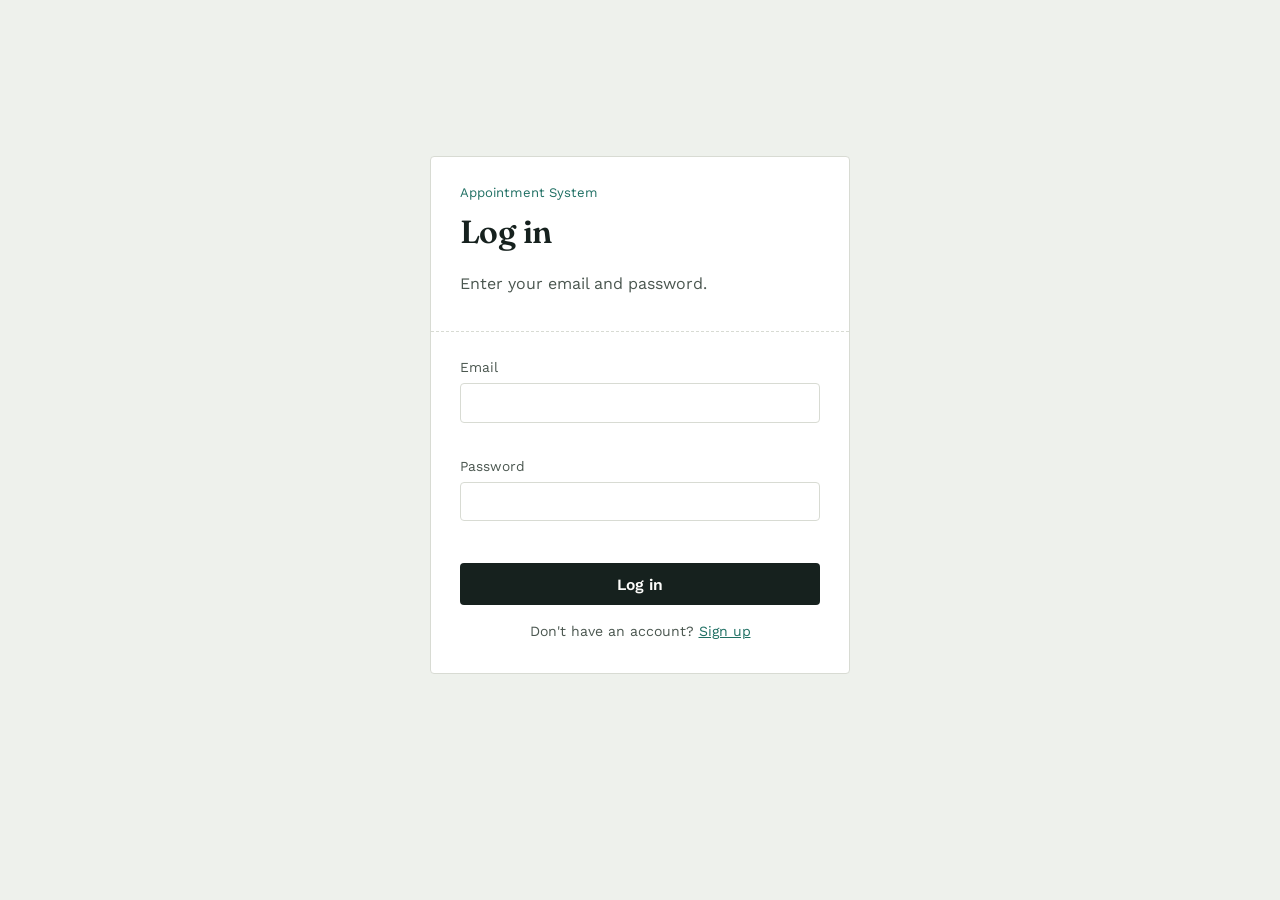
<file: src/main/resources/static/index.html>
<!DOCTYPE html>
<html lang="es">
<head>
<meta charset="UTF-8">
<title>Appointment System</title>
<script src="js/api.js"></script>
</head>
<body>
<script>
  window.location.href = isLoggedIn() ? "dashboard.html" : "login.html";
</script>
</body>
</html>
</file>
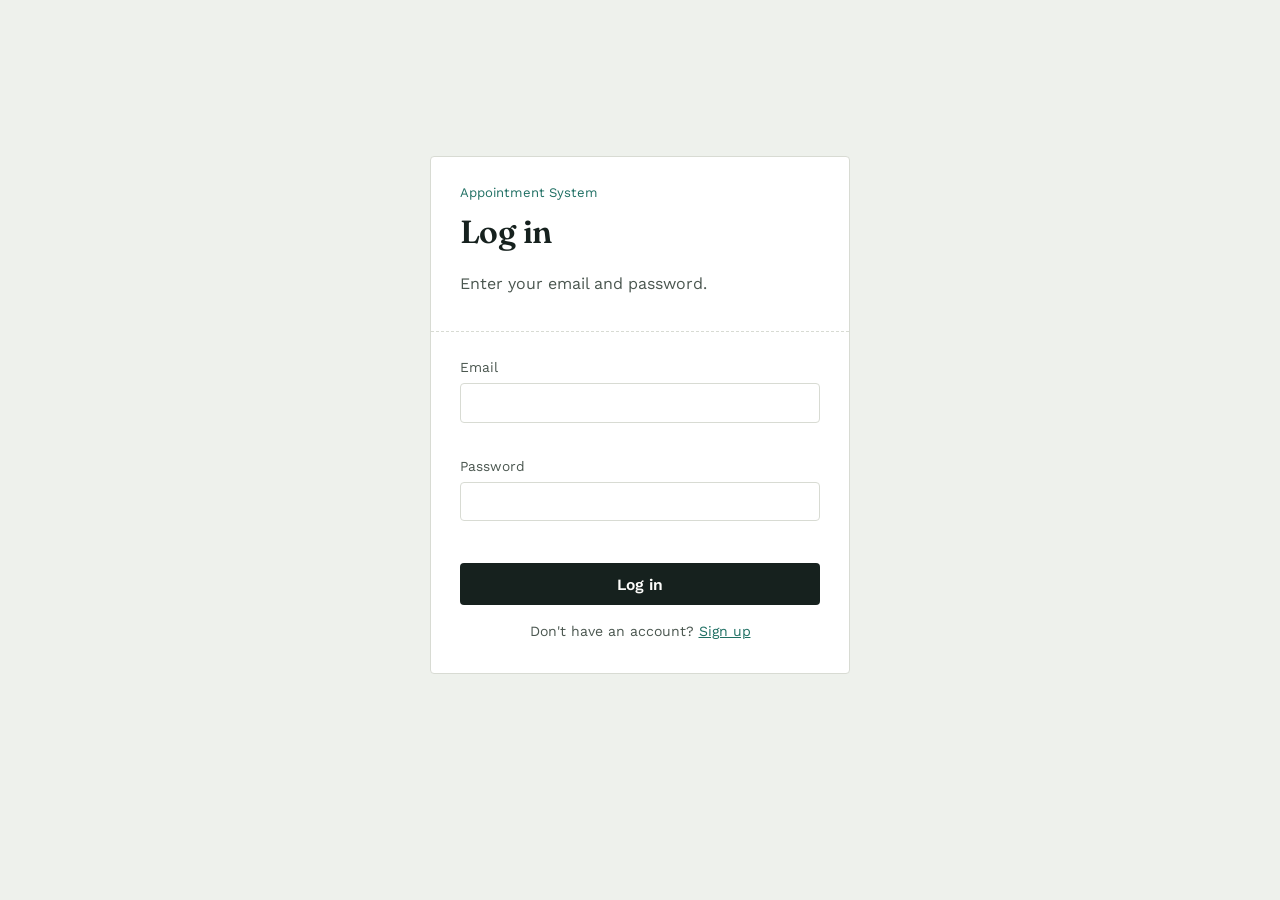
<file: src/main/resources/static/become-professional.html>
<!DOCTYPE html>
<html lang="en">
<head>
  <meta charset="UTF-8">
  <meta name="viewport" content="width=device-width, initial-scale=1.0">
  <title>Professional profile — Appointment System</title>
  <link rel="preconnect" href="https://fonts.googleapis.com">
  <link href="https://fonts.googleapis.com/css2?family=Fraunces:wght@500;600&family=Work+Sans:wght@400;500;600&display=swap" rel="stylesheet">
  <link rel="stylesheet" href="css/style.css">
</head>
<body>

<div class="topbar">
  <a href="dashboard.html" class="brand">Appointment System</a>
  <nav>
    <a href="dashboard.html">Dashboard</a>
    <a href="#" id="logout-link">Log out</a>
  </nav>
</div>

<div class="center-stage" style="min-height: calc(100vh - 130px);">
  <div class="ticket">
    <div class="ticket-head">
      <div class="eyebrow" id="eyebrow">Profile</div>
      <h1 id="title">Become a professional</h1>
      <p id="subtitle">Add your specialty so other users can find you.</p>
    </div>
    <hr class="ticket-divider">
    <div class="ticket-body">

      <form id="profile-form" novalidate style="display:none;">
        <label for="firstName">First name</label>
        <input type="text" id="firstName" required>

        <label for="lastName">Last name</label>
        <input type="text" id="lastName" required>

        <label for="phone">Phone</label>
        <input type="text" id="phone" required>

        <label for="specialty">Specialty</label>
        <input type="text" id="specialty" placeholder="E.g. Dentist, Welder..." required>

        <label for="yearsOfExperience">Years of experience</label>
        <input type="number" id="yearsOfExperience" min="0" required>

        <label for="available">Available to take appointments</label>
        <input type="checkbox" id="available" checked>

        <button type="submit" id="profile-submit-btn">Create professional profile</button>
        <div class="status-msg" id="profile-status"></div>
      </form>

      <div id="remove-panel" style="display:none;">
        <p id="remove-info"></p>
        <button id="remove-btn" class="danger">Remove profile</button>
        <div class="status-msg" id="remove-status"></div>
      </div>

    </div>
  </div>
</div>

<script src="js/api.js"></script>
<script>
  requireAuth();
  document.getElementById("logout-link").addEventListener("click", (e) => { e.preventDefault(); logout(); });

  const params = new URLSearchParams(window.location.search);
  const mode = params.get("mode") === "remove" ? "remove"
          : params.get("mode") === "edit" ? "edit"
                  : "create";

  const form = document.getElementById("profile-form");
  const submitBtn = document.getElementById("profile-submit-btn");
  const statusEl = document.getElementById("profile-status");

  async function initCreateOrEdit() {
    form.style.display = "block";

    if (mode === "create") {
      try {
        const myUser = await getMyUser();
        const firstNameInput = document.getElementById("firstName");
        const lastNameInput = document.getElementById("lastName");
        firstNameInput.value = myUser.firstName ?? "";
        lastNameInput.value = myUser.lastName ?? "";
        firstNameInput.disabled = true;
        lastNameInput.disabled = true;
      } catch {
      }
    }

    if (mode === "edit") {
      document.getElementById("title").textContent = "Edit professional profile";
      document.getElementById("subtitle").textContent = "Update your professional info.";
      submitBtn.textContent = "Save changes";

      const profile = await getMyProfessional();
      if (!profile) {
        form.style.display = "none";
        showStatus(statusEl, "You don't have a professional profile yet. Create one first.", "error");
        return;
      }
      document.getElementById("firstName").value = profile.firstName ?? "";
      document.getElementById("lastName").value = profile.lastName ?? "";
      document.getElementById("phone").value = profile.phone ?? "";
      document.getElementById("specialty").value = profile.specialty ?? "";
      document.getElementById("yearsOfExperience").value = profile.yearsOfExperience ?? 0;
      document.getElementById("available").checked = !!profile.available;
    }
  }

  async function initRemove() {
    document.getElementById("title").textContent = "Stop being a professional";
    document.getElementById("subtitle").textContent = "This removes your existing professional profile.";
    document.getElementById("remove-panel").style.display = "block";

    const infoEl = document.getElementById("remove-info");
    const removeBtn = document.getElementById("remove-btn");
    const removeStatusEl = document.getElementById("remove-status");

    const profile = await getMyProfessional();
    if (!profile) {
      infoEl.textContent = "You don't have a professional profile to remove.";
      removeBtn.style.display = "none";
      return;
    }
    infoEl.textContent = `You're about to remove your profile as ${profile.specialty} (${profile.firstName} ${profile.lastName}).`;

    removeBtn.addEventListener("click", async () => {
      if (!confirm("Remove your professional profile?")) return;
      try {
        await apiFetch(`/api/professionals/${profile.id}`, { method: "DELETE" });
        showStatus(removeStatusEl, "Professional profile removed.", "ok");
        removeBtn.style.display = "none";
      } catch (err) {
        showStatus(removeStatusEl, "We couldn't remove the profile: " + err.message, "error");
      }
    });
  }

  form.addEventListener("submit", async (event) => {
    event.preventDefault();

    const payload = {
      firstName: document.getElementById("firstName").value.trim(),
      lastName: document.getElementById("lastName").value.trim(),
      phone: document.getElementById("phone").value.trim(),
      specialty: document.getElementById("specialty").value.trim(),
      yearsOfExperience: Number(document.getElementById("yearsOfExperience").value),
      available: document.getElementById("available").checked,
    };

    try {
      if (mode === "edit") {
        const profile = await getMyProfessional();
        await apiFetch(`/api/professionals/${profile.id}`, {
          method: "PATCH",
          body: JSON.stringify(payload),
        });
        showStatus(statusEl, "Professional profile updated.", "ok");
      } else {
        await apiFetch("/api/professionals/me", {
          method: "POST",
          body: JSON.stringify(payload),
        });
        showStatus(statusEl, "Professional profile created successfully.", "ok");
        event.target.reset();
      }
    } catch (err) {
      showStatus(statusEl, "Something went wrong: " + err.message, "error");
    }
  });

  if (mode === "remove") {
    initRemove();
  } else {
    initCreateOrEdit();
  }
</script>
</body>
</html>
</file>
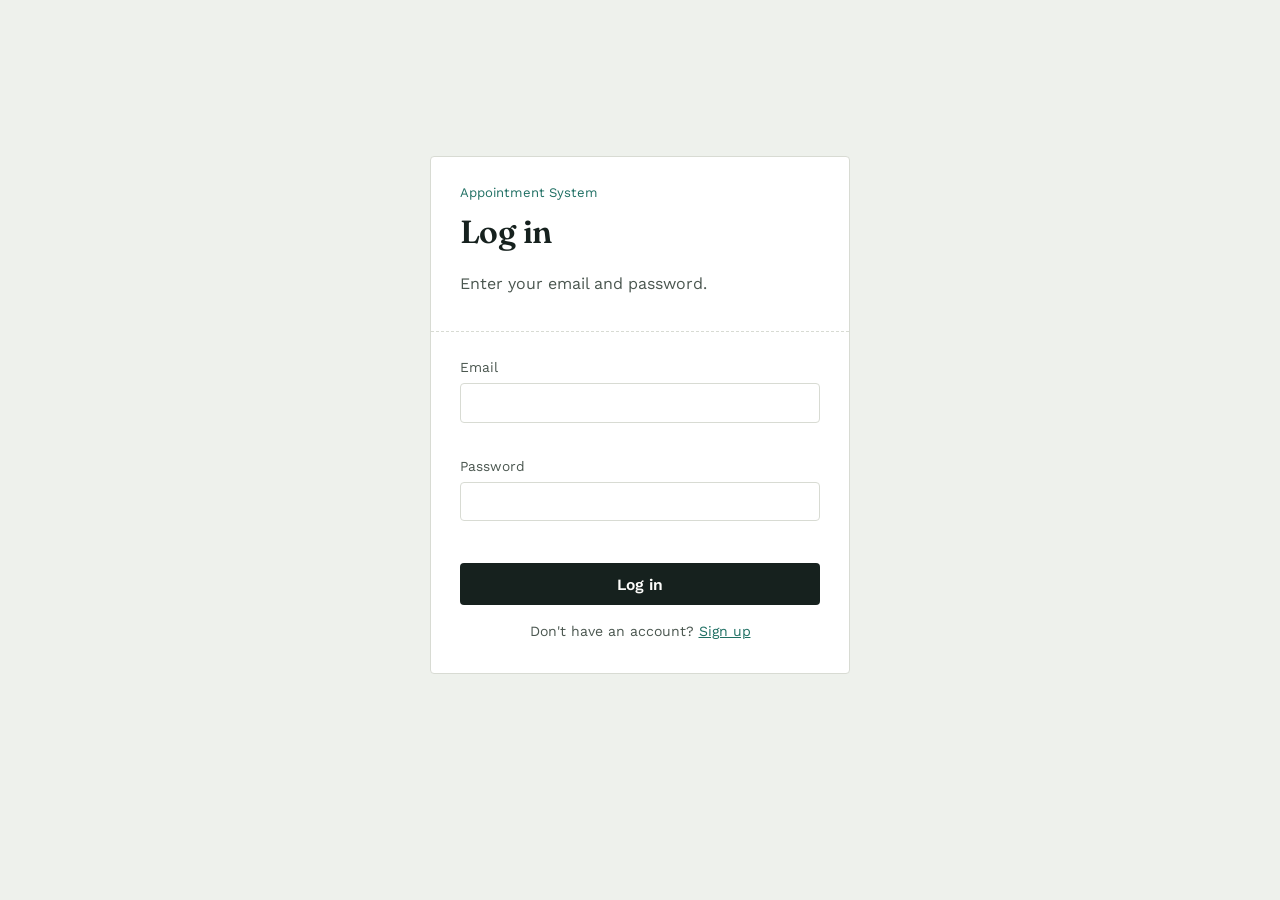
<file: src/main/resources/static/dashboard.html>
<!DOCTYPE html>
<html lang="en">
<head>
  <meta charset="UTF-8">
  <meta name="viewport" content="width=device-width, initial-scale=1.0">
  <title>Dashboard — Appointment System</title>
  <link rel="preconnect" href="https://fonts.googleapis.com">
  <link href="https://fonts.googleapis.com/css2?family=Fraunces:wght@500;600&family=Work+Sans:wght@400;500;600&display=swap" rel="stylesheet">
  <link rel="stylesheet" href="css/style.css">
</head>
<body>
<div class="topbar">
  <a href="dashboard.html" class="brand">Appointment System</a>
  <nav>
    <a href="#" id="logout-link">Log out</a>
  </nav>
</div>
<div class="page-wrap">
  <h1>What would you like to do?</h1>
  <p>Choose an option to continue.</p>
  <div class="option-grid">
    <a class="option-card" href="search-professionals.html">
      <span class="tag">Appointments</span>
      <h3>Find a professional</h3>
      <p>Find an available professional and request an appointment.</p>
    </a>
    <a class="option-card" href="my-appointments.html">
      <span class="tag">Appointments</span>
      <h3>My appointments</h3>
      <p>View and cancel your upcoming appointments.</p>
    </a>
    <a class="option-card" href="become-professional.html?mode=create">
      <span class="tag">Profile</span>
      <h3>Become a professional</h3>
      <p>Add your specialty so other users can find you.</p>
    </a>
    <a class="option-card" href="become-professional.html?mode=edit">
      <span class="tag">Profile</span>
      <h3>Edit professional profile</h3>
      <p>Update your specialty, phone, or availability.</p>
    </a>
    <a class="option-card" href="become-professional.html?mode=remove">
      <span class="tag">Profile</span>
      <h3>Stop being a professional</h3>
      <p>Deactivate your existing professional profile.</p>
    </a>
    <a class="option-card" href="professional-appointments.html">
      <span class="tag">Appointments</span>
      <h3>Appointments booked with me</h3>
      <p>Confirm or cancel appointments requested by clients (professional view).</p>
    </a>
    <a class="option-card" href="profile.html">
      <span class="tag">Profile</span>
      <h3>My profile</h3>
      <p>Update your personal info, or delete your account.</p>
    </a>
    <a class="option-card" href="#" id="logout-card">
      <span class="tag">Session</span>
      <h3>Log out</h3>
      <p>Sign out of your account on this device.</p>
    </a>
  </div>
</div>
<script src="js/api.js"></script>
<script>
  requireAuth();
  document.getElementById("logout-link").addEventListener("click", (e) => { e.preventDefault(); logout(); });
  document.getElementById("logout-card").addEventListener("click", (e) => { e.preventDefault(); logout(); });
</script>
</body>
</html>
</file>
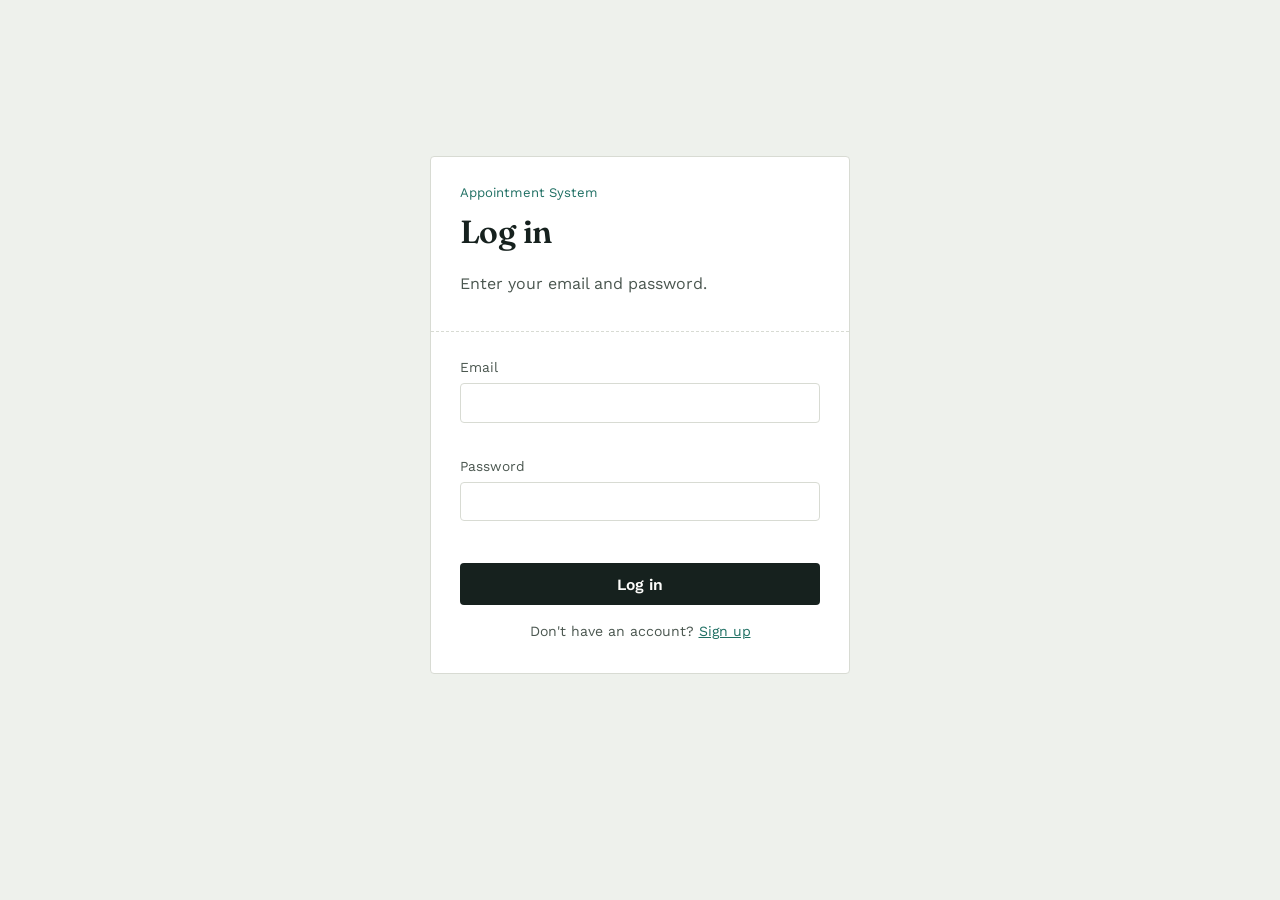
<file: src/main/resources/static/login.html>
<!DOCTYPE html>
<html lang="en">
<head>
    <meta charset="UTF-8">
    <meta name="viewport" content="width=device-width, initial-scale=1.0">
    <title>Log in — Appointment System</title>
    <link rel="preconnect" href="https://fonts.googleapis.com">
    <link href="https://fonts.googleapis.com/css2?family=Fraunces:wght@500;600&family=Work+Sans:wght@400;500;600&display=swap"
          rel="stylesheet">
    <link rel="stylesheet" href="css/style.css">
</head>
<body>
<div class="center-stage">
    <div class="ticket">
        <div class="ticket-head">
            <div class="eyebrow">Appointment System</div>
            <h1>Log in</h1>
            <p>Enter your email and password.</p>
        </div>
        <hr class="ticket-divider">
        <div class="ticket-body">
            <form id="login-form" novalidate>
                <label for="email">Email</label>
                <input type="email" id="email" name="email" required>
                <div class="field-error" id="email-error"></div>
                <label for="password">Password</label>
                <input type="password" id="password" name="password" required>
                <div class="field-error" id="password-error"></div>
                <button type="submit">Log in</button>
                <div class="status-msg" id="status"></div>
            </form>
            <div class="helper-row">
                Don't have an account? <a href="register.html">Sign up</a>
            </div>
        </div>
    </div>
</div>
<script src="js/api.js"></script>
<script>
    if (isLoggedIn()) window.location.href = "dashboard.html";
    const form = document.getElementById("login-form");
    const statusEl = document.getElementById("status");
    form.addEventListener("submit", async (event) => {
        event.preventDefault();
        document.getElementById("email-error").textContent = "";
        document.getElementById("password-error").textContent = "";
        const email = document.getElementById("email").value.trim();
        const password = document.getElementById("password").value;
        let hasError = false;
        if (!email) {
            document.getElementById("email-error").textContent = "Email is required.";
            hasError = true;
        }
        if (!password) {
            document.getElementById("password-error").textContent = "Password is required.";
            hasError = true;
        }
        if (hasError) return;
        try {
            const data = await apiFetch("/auth/login", {
                method: "POST",
                body: JSON.stringify({email, password}),
            });
            saveToken(data.token);
            window.location.href = "dashboard.html";
        } catch (err) {
            showStatus(statusEl, "We couldn't log you in: " + err.message, "error");
        }
    });
</script>
</body>
</html>
</file>
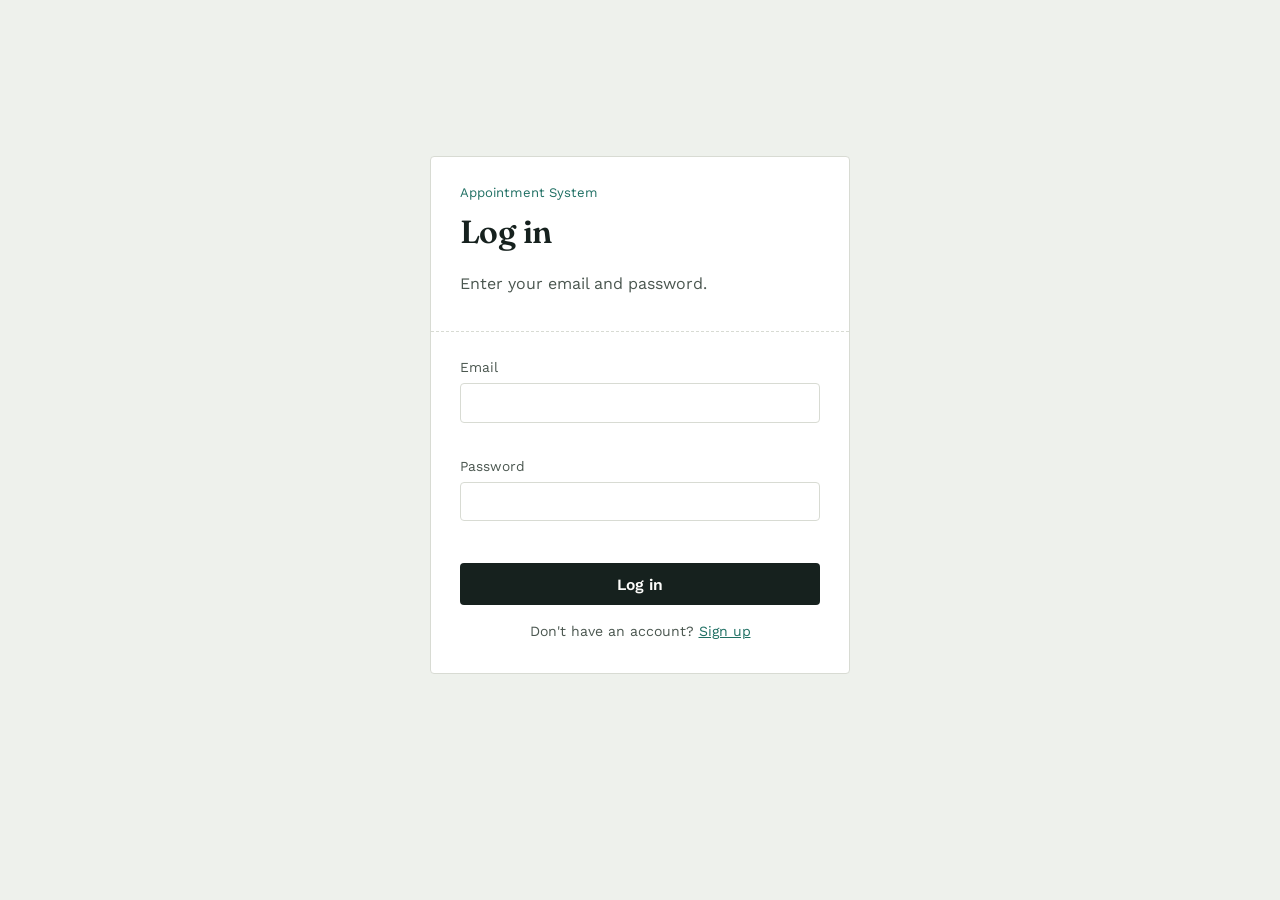
<file: src/main/resources/static/my-appointments.html>
<!DOCTYPE html>
<html lang="en">
<head>
    <meta charset="UTF-8">
    <meta name="viewport" content="width=device-width, initial-scale=1.0">
    <title>My appointments — Appointment System</title>
    <link rel="preconnect" href="https://fonts.googleapis.com">
    <link href="https://fonts.googleapis.com/css2?family=Fraunces:wght@500;600&family=Work+Sans:wght@400;500;600&display=swap" rel="stylesheet">
    <link rel="stylesheet" href="css/style.css">
</head>
<body>
<div class="topbar">
    <a href="dashboard.html" class="brand">Appointment System</a>
    <nav>
        <a href="dashboard.html">Dashboard</a>
        <a href="#" id="logout-link">Log out</a>
    </nav>
</div>
<div class="page-wrap">
    <h1>My appointments</h1>
    <p>Here are the appointments you've requested.</p>
    <div id="results" class="result-list"></div>
    <div id="empty" class="empty-state" style="display:none;">You don't have any appointments yet.</div>
</div>
<script src="js/api.js"></script>
<script>
    requireAuth();
    document.getElementById("logout-link").addEventListener("click", (e) => { e.preventDefault(); logout(); });

    const resultsEl = document.getElementById("results");
    const emptyEl = document.getElementById("empty");

    function renderResults(list) {
        resultsEl.innerHTML = "";
        if (!list || list.length === 0) {
            emptyEl.style.display = "block";
            return;
        }
        emptyEl.style.display = "none";
        list.forEach((appt) => {
            const row = document.createElement("div");
            row.className = "result-row";

            const info = document.createElement("div");

            const nameEl = document.createElement("div");
            nameEl.className = "name";
            nameEl.textContent = appt.dateTime ?? "";

            const metaEl = document.createElement("div");
            metaEl.className = "meta";
            metaEl.textContent =
                `Dr. ${appt.professional?.firstName ?? ""} ${appt.professional?.lastName ?? ""} — ${appt.status ?? ""}`;

            info.append(nameEl, metaEl);
            row.append(info);

            if (appt.status === "PENDING" || appt.status === "CONFIRMED") {
                const cancelBtn = document.createElement("button");
                cancelBtn.className = "secondary cancel-btn";
                cancelBtn.textContent = "Cancel";
                cancelBtn.addEventListener("click", () => cancelAppointment(appt.id));
                row.append(cancelBtn);
            }

            resultsEl.appendChild(row);
        });
    }

    async function loadMyAppointments() {
        try {
            const data = await apiFetch("/api/appointments/mine");
            renderResults(data);
        } catch (err) {
            emptyEl.textContent = "Could not load your appointments: " + err.message;
            emptyEl.style.display = "block";
        }
    }

    async function cancelAppointment(id) {
        if (!confirm("Cancel this appointment?")) return;
        try {
            await apiFetch(`/api/appointments/${id}`, {
                method: "PATCH",
                body: JSON.stringify({ status: "CANCELLED" }),
            });
            loadMyAppointments();
        } catch (err) {
            alert("Could not cancel: " + err.message);
        }
    }

    loadMyAppointments();
</script>
</body>
</html>
</file>
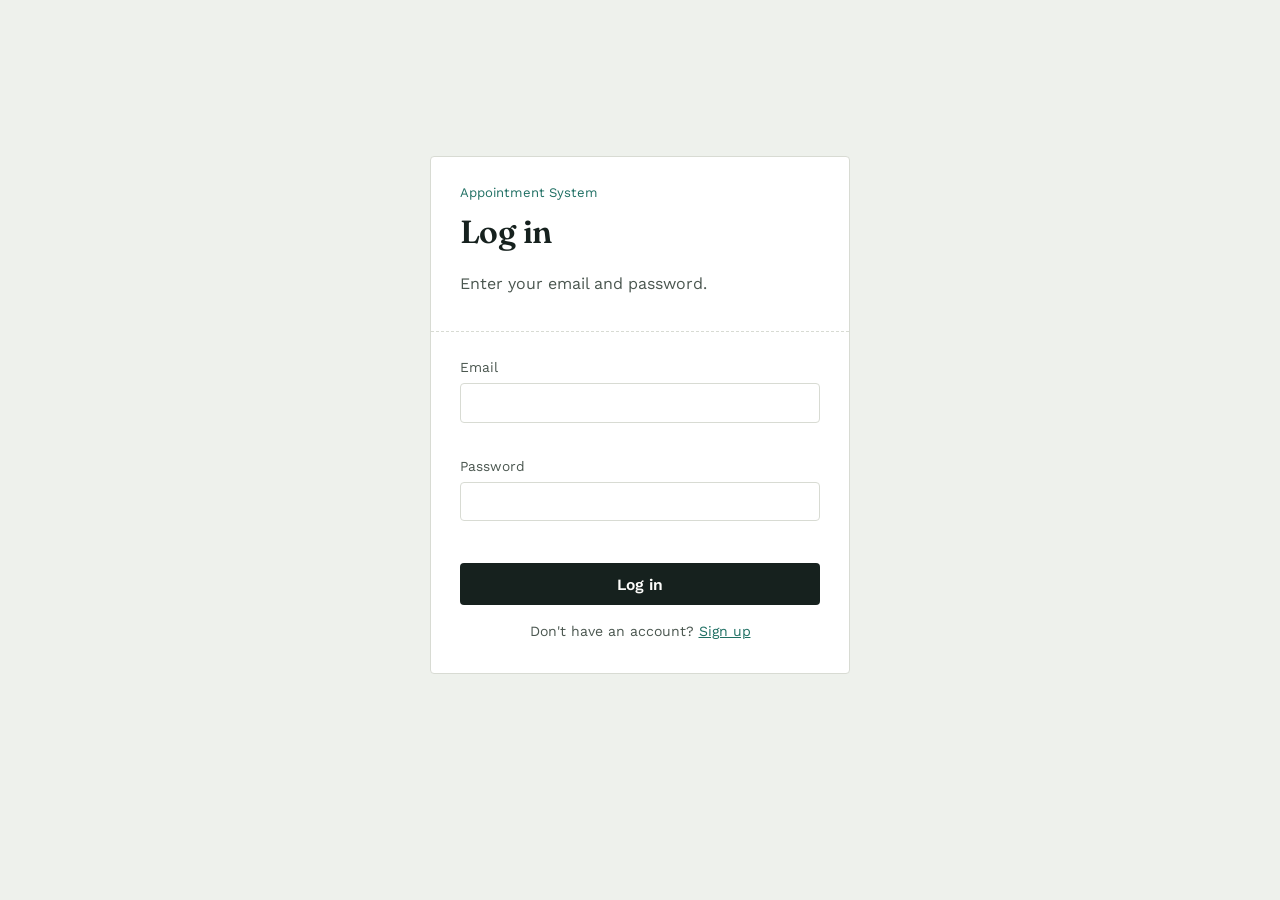
<file: src/main/resources/static/professional-appointments.html>
<!DOCTYPE html>
<html lang="en">
<head>
    <meta charset="UTF-8">
    <meta name="viewport" content="width=device-width, initial-scale=1.0">
    <title>My appointments (professional) — Appointment System</title>
    <link rel="preconnect" href="https://fonts.googleapis.com">
    <link href="https://fonts.googleapis.com/css2?family=Fraunces:wght@500;600&family=Work+Sans:wght@400;500;600&display=swap" rel="stylesheet">
    <link rel="stylesheet" href="css/style.css">
</head>
<body>
<div class="topbar">
    <a href="dashboard.html" class="brand">Appointment System</a>
    <nav>
        <a href="dashboard.html">Dashboard</a>
        <a href="#" id="logout-link">Log out</a>
    </nav>
</div>
<div class="page-wrap">
    <h1>Appointments booked with me</h1>
    <p>Confirm or cancel the appointments users have requested with you.</p>

    <div id="list" class="result-list"></div>
    <div class="empty-state" id="empty" style="display:none;">
        <p>No appointments booked with you yet.</p>
    </div>
    <div class="status-msg" id="status"></div>
</div>
<script src="js/api.js"></script>
<script>
    requireAuth();
    document.getElementById("logout-link").addEventListener("click", (e) => { e.preventDefault(); logout(); });

    const listEl = document.getElementById("list");
    const emptyEl = document.getElementById("empty");
    const statusEl = document.getElementById("status");

    function statusBadgeClass(status) {
        if (status === "CONFIRMED") return "badge badge-ok";
        if (status === "CANCELLED") return "badge badge-error";
        return "badge badge-pending";
    }

    function formatDate(dateTimeStr) {
        const d = new Date(dateTimeStr);
        return d.toLocaleString(undefined, { dateStyle: "medium", timeStyle: "short" });
    }

    async function updateStatus(id, newStatus) {
        try {
            await apiFetch(`/api/appointments/${id}`, {
                method: "PATCH",
                body: JSON.stringify({ status: newStatus }),
            });
            showStatus(statusEl, `Appointment ${newStatus.toLowerCase()}.`, "ok");
            loadAppointments();
        } catch (err) {
            showStatus(statusEl, "Could not update appointment: " + err.message, "error");
        }
    }

    async function loadAppointments() {
        listEl.innerHTML = "";
        try {
            const appointments = await apiFetch("/api/appointments/mine/professional");

            if (!appointments.length) {
                emptyEl.style.display = "block";
                return;
            }
            emptyEl.style.display = "none";

            appointments.forEach((appt) => {
                const row = document.createElement("div");
                row.className = "result-row";

                const info = document.createElement("div");

                const nameEl = document.createElement("strong");
                nameEl.textContent = `${appt.user.firstName} ${appt.user.lastName}`;

                const badge = document.createElement("span");
                badge.className = statusBadgeClass(appt.status);
                badge.textContent = appt.status;

                const dateEl = document.createElement("p");
                dateEl.textContent = formatDate(appt.dateTime);

                const contactEl = document.createElement("p");
                contactEl.textContent = `${appt.user.email} · ${appt.user.phone ?? ""}`;

                // un espacio entre el nombre y el badge, como en el HTML original
                info.append(nameEl, " ", badge, dateEl, contactEl);

                const actions = document.createElement("div");
                actions.className = "row-actions";

                if (appt.status === "PENDING") {
                    const confirmBtn = document.createElement("button");
                    confirmBtn.className = "confirm-btn";
                    confirmBtn.textContent = "Confirm";
                    confirmBtn.addEventListener("click", () => updateStatus(appt.id, "CONFIRMED"));

                    const cancelBtn = document.createElement("button");
                    cancelBtn.className = "secondary cancel-btn";
                    cancelBtn.textContent = "Cancel";
                    cancelBtn.addEventListener("click", () => updateStatus(appt.id, "CANCELLED"));

                    actions.append(confirmBtn, cancelBtn);
                }

                row.append(info, actions);
                listEl.appendChild(row);
            });
        } catch (err) {
            showStatus(statusEl, "Could not load your appointments: " + err.message, "error");
        }
    }

    loadAppointments();
</script>
</body>
</html>
</file>
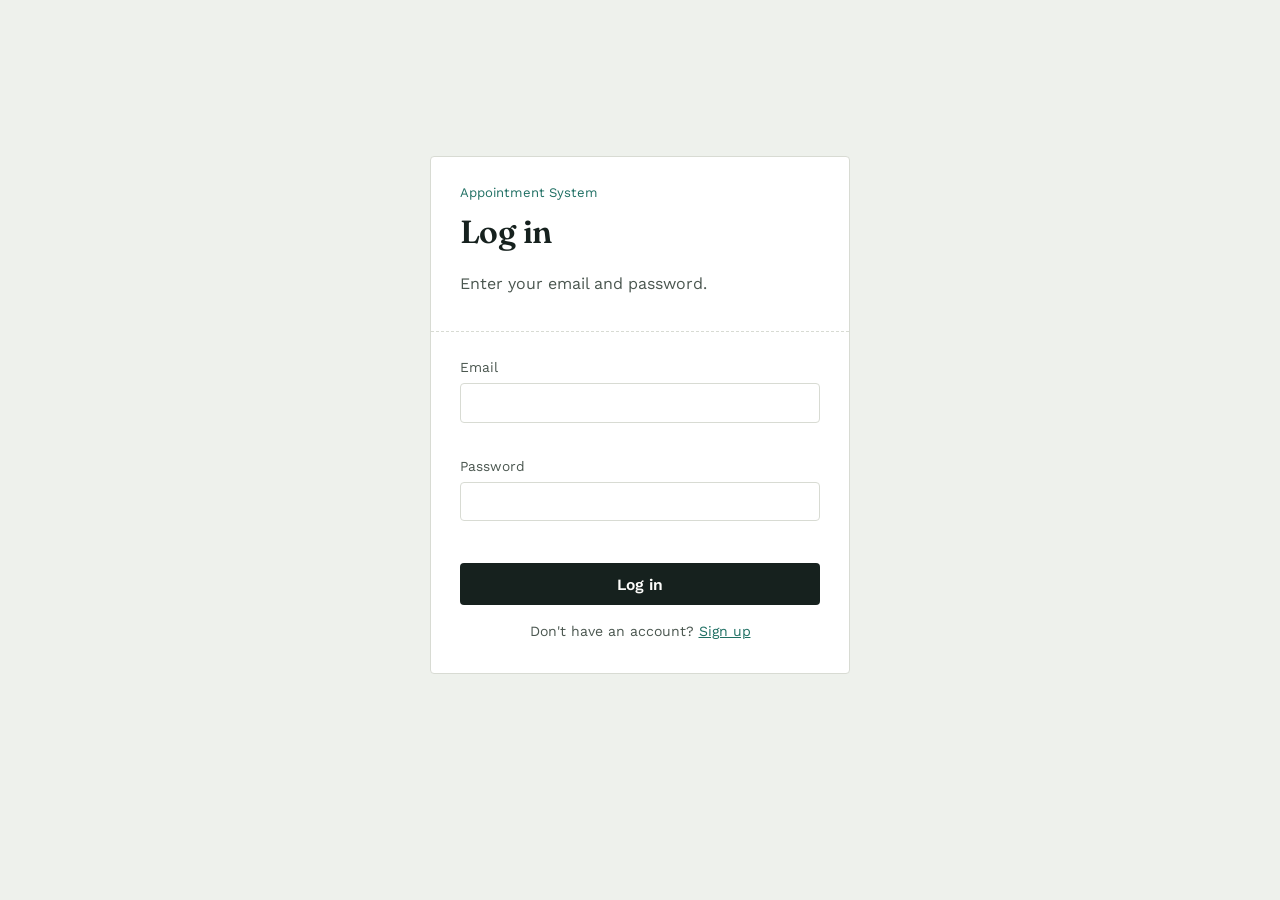
<file: src/main/resources/static/profile.html>
<!DOCTYPE html>
<html lang="en">
<head>
    <meta charset="UTF-8">
    <meta name="viewport" content="width=device-width, initial-scale=1.0">
    <title>My profile — Appointment System</title>
    <link rel="preconnect" href="https://fonts.googleapis.com">
    <link href="https://fonts.googleapis.com/css2?family=Fraunces:wght@500;600&family=Work+Sans:wght@400;500;600&display=swap" rel="stylesheet">
    <link rel="stylesheet" href="css/style.css">
</head>
<body>
<div class="topbar">
    <a href="dashboard.html" class="brand">Appointment System</a>
    <nav>
        <a href="dashboard.html">Dashboard</a>
        <a href="#" id="logout-link">Log out</a>
    </nav>
</div>
<div class="page-wrap">
    <h1>My profile</h1>
    <p>Update your personal information, or delete your account.</p>

    <div class="ticket" style="max-width: 480px;">
        <div class="ticket-body">
            <form id="profile-form" novalidate>
                <label for="firstName">First name</label>
                <input type="text" id="firstName" required>
                <label for="lastName">Last name</label>
                <input type="text" id="lastName" required>
                <label for="email">Email</label>
                <input type="email" id="email" required>
                <label for="phone">Phone</label>
                <input type="tel" id="phone" required>
                <button type="submit">Save changes</button>
                <div class="status-msg" id="status"></div>
            </form>
        </div>
    </div>

    <div class="ticket" style="max-width: 480px; margin-top: 24px;">
        <div class="ticket-head">
            <h1 style="font-size: 1.1rem;">Delete account</h1>
            <p>This will permanently remove your account. You can't undo this.</p>
        </div>
        <hr class="ticket-divider">
        <div class="ticket-body">
            <button type="button" id="delete-btn" class="danger">Delete my account</button>
            <div class="status-msg" id="delete-status"></div>
        </div>
    </div>
</div>
<script src="js/api.js"></script>
<script>
    requireAuth();
    document.getElementById("logout-link").addEventListener("click", (e) => { e.preventDefault(); logout(); });

    const form = document.getElementById("profile-form");
    const statusEl = document.getElementById("status");
    const deleteBtn = document.getElementById("delete-btn");
    const deleteStatusEl = document.getElementById("delete-status");

    let currentUserId = null;

    async function loadProfile() {
        try {
            const user = await getMyUser();
            currentUserId = user.id;
            document.getElementById("firstName").value = user.firstName ?? "";
            document.getElementById("lastName").value = user.lastName ?? "";
            document.getElementById("email").value = user.email ?? "";
            document.getElementById("phone").value = user.phone ?? "";
        } catch (err) {
            showStatus(statusEl, "Could not load your profile: " + err.message, "error");
        }
    }

    form.addEventListener("submit", async (event) => {
        event.preventDefault();
        if (!currentUserId) return;

        const payload = {
            firstName: document.getElementById("firstName").value.trim(),
            lastName: document.getElementById("lastName").value.trim(),
            email: document.getElementById("email").value.trim(),
            phone: document.getElementById("phone").value.trim(),
        };

        try {
            await apiFetch(`/api/users/${currentUserId}`, {
                method: "PATCH",
                body: JSON.stringify(payload),
            });
            showStatus(statusEl, "Profile updated.", "ok");
        } catch (err) {
            showStatus(statusEl, "Could not update your profile: " + err.message, "error");
        }
    });

    deleteBtn.addEventListener("click", async () => {
        if (!currentUserId) return;
        const confirmed = confirm(
            "Are you sure you want to delete your account? This can't be undone.\n\n" +
            "Note: if you still have a professional profile or pending appointments, this will fail until those are cleared."
        );
        if (!confirmed) return;

        try {
            await apiFetch(`/api/users/${currentUserId}`, { method: "DELETE" });
            clearToken();
            window.location.href = "login.html";
        } catch (err) {
            showStatus(deleteStatusEl, "Could not delete your account: " + err.message, "error");
        }
    });

    loadProfile();
</script>
</body>
</html>
</file>
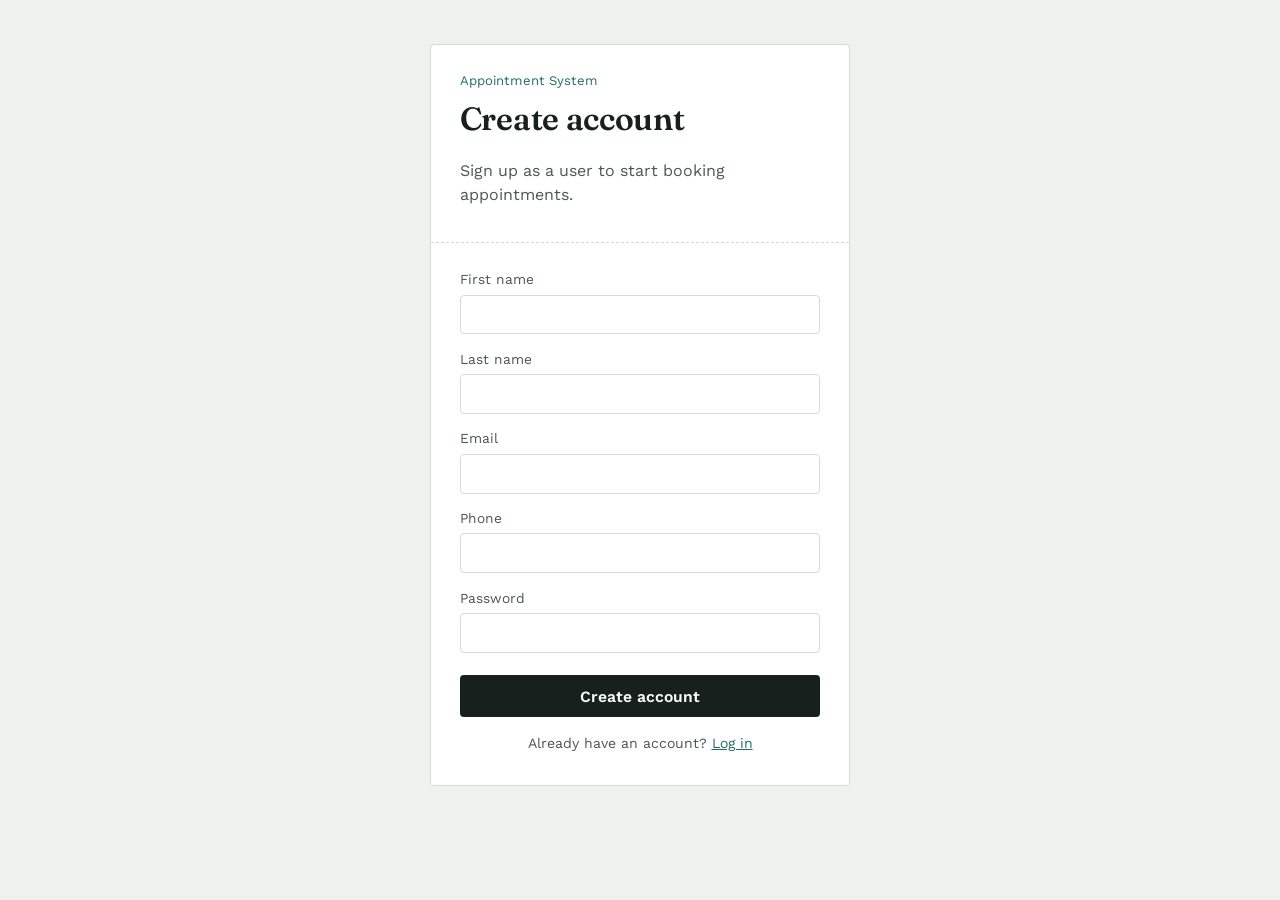
<file: src/main/resources/static/register.html>
<!DOCTYPE html>
<html lang="en">
<head>
  <meta charset="UTF-8">
  <meta name="viewport" content="width=device-width, initial-scale=1.0">
  <title>Sign up — Appointment System</title>
  <link rel="preconnect" href="https://fonts.googleapis.com">
  <link href="https://fonts.googleapis.com/css2?family=Fraunces:wght@500;600&family=Work+Sans:wght@400;500;600&display=swap" rel="stylesheet">
  <link rel="stylesheet" href="css/style.css">
</head>
<body>
<div class="center-stage">
  <div class="ticket">
    <div class="ticket-head">
      <div class="eyebrow">Appointment System</div>
      <h1>Create account</h1>
      <p>Sign up as a user to start booking appointments.</p>
    </div>
    <hr class="ticket-divider">
    <div class="ticket-body">
      <form id="register-form" novalidate>
        <label for="firstName">First name</label>
        <input type="text" id="firstName" required>
        <label for="lastName">Last name</label>
        <input type="text" id="lastName" required>
        <label for="email">Email</label>
        <input type="email" id="email" required>
        <label for="phone">Phone</label>
        <input type="tel" id="phone" required>
        <label for="password">Password</label>
        <input type="password" id="password" required minlength="4">
        <button type="submit">Create account</button>
        <div class="status-msg" id="status"></div>
      </form>
      <div class="helper-row">
        Already have an account? <a href="login.html">Log in</a>
      </div>
    </div>
  </div>
</div>
<script src="js/api.js"></script>
<script>
  const form = document.getElementById("register-form");
  const statusEl = document.getElementById("status");
  form.addEventListener("submit", async (event) => {
    event.preventDefault();
    const payload = {
      firstName: document.getElementById("firstName").value.trim(),
      lastName: document.getElementById("lastName").value.trim(),
      email: document.getElementById("email").value.trim(),
      phone: document.getElementById("phone").value.trim(),
      password: document.getElementById("password").value,
    };
    try {
      await apiFetch("/api/users", {
        method: "POST",
        body: JSON.stringify(payload),
      });
      showStatus(statusEl, "Account created. You can log in now.", "ok");
      form.reset();
      setTimeout(() => { window.location.href = "login.html"; }, 1200);
    } catch (err) {
      showStatus(statusEl, "We couldn't create the account: " + err.message, "error");
    }
  });
</script>
</body>
</html>
</file>
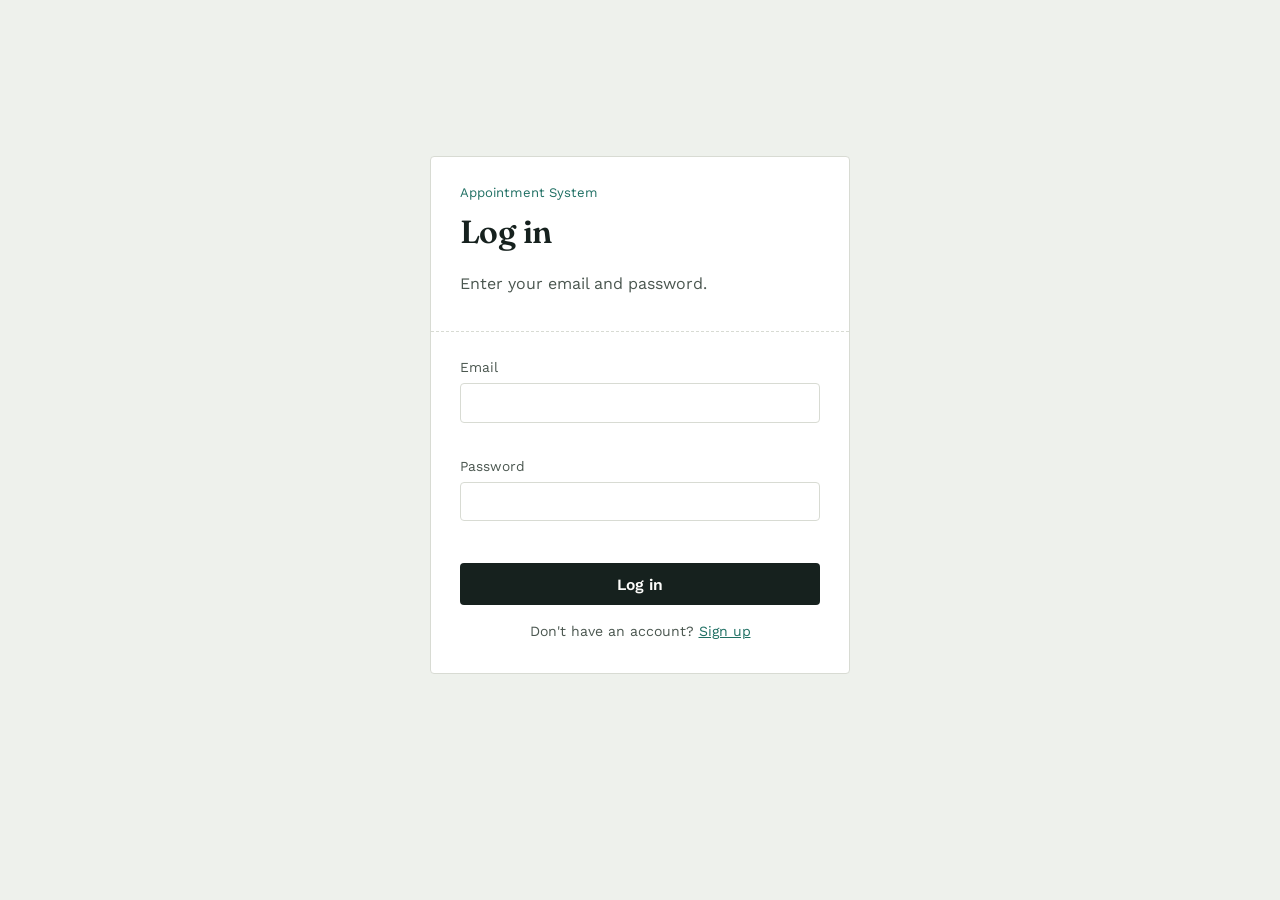
<file: src/main/resources/static/search-professionals.html>
<!DOCTYPE html>
<html lang="en">
<head>
  <meta charset="UTF-8">
  <meta name="viewport" content="width=device-width, initial-scale=1.0">
  <title>Find a professional — Appointment System</title>
  <link rel="preconnect" href="https://fonts.googleapis.com">
  <link href="https://fonts.googleapis.com/css2?family=Fraunces:wght@500;600&family=Work+Sans:wght@400;500;600&display=swap" rel="stylesheet">
  <link rel="stylesheet" href="css/style.css">
</head>
<body>
<div class="topbar">
  <a href="dashboard.html" class="brand">Appointment System</a>
  <nav>
    <a href="dashboard.html">Dashboard</a>
    <a href="#" id="logout-link">Log out</a>
  </nav>
</div>
<div class="page-wrap">
  <h1>Find a professional</h1>
  <p>We show every registered professional. Filter by specialty to find someone specific.</p>
  <div class="search-row">
    <label for="specialty-input" class="sr-only">Search by specialty</label>
    <input type="text" id="specialty-input" placeholder="Search by specialty (e.g. Doc)">
    <button id="search-btn">Search</button>
    <button id="clear-btn" class="secondary">View all</button>
  </div>
  <div id="results" class="result-list"></div>
  <div id="empty" class="empty-state" style="display:none;">No professionals matched that search.</div>
</div>
<script src="js/api.js"></script>
<script>
  requireAuth();
  document.getElementById("logout-link").addEventListener("click", (e) => { e.preventDefault(); logout(); });
  const resultsEl = document.getElementById("results");
  const emptyEl = document.getElementById("empty");
  function renderResults(list) {
    resultsEl.innerHTML = "";
    if (!list || list.length === 0) {
      emptyEl.textContent = "No professionals matched that search.";
      emptyEl.style.display = "block";
      return;
    }
    emptyEl.style.display = "none";
    list.forEach((prof) => {
      const row = document.createElement("div");
      row.className = "result-row";

      const info = document.createElement("div");

      const nameEl = document.createElement("div");
      nameEl.className = "name";
      nameEl.textContent = `${prof.firstName ?? ""} ${prof.lastName ?? ""}`;

      const metaEl = document.createElement("div");
      metaEl.className = "meta";
      metaEl.textContent = prof.specialty ?? prof.email ?? "";

      info.append(nameEl, metaEl);

      const requestBtn = document.createElement("button");
      requestBtn.className = "request-btn";
      requestBtn.textContent = "Request appointment";
      requestBtn.addEventListener("click", () => requestAppointment(prof.id));

      row.append(info, requestBtn);
      resultsEl.appendChild(row);
    });
  }

  async function requestAppointment(professionalId) {
    const dateTimeStr = prompt("Date and time for the appointment (e.g. 2026-09-15T14:30):");
    if (!dateTimeStr) return;
    try {
      await apiFetch("/api/appointments", {
        method: "POST",
        body: JSON.stringify({
          professionalId: Number(professionalId),
          dateTime: dateTimeStr
        })
      });
      alert("Appointment requested! You can see it in \"My appointments\".");
    } catch (err) {
      alert("Could not request appointment: " + err.message);
    }
  }
  async function loadAll() {
    try {
      const data = await apiFetch("/api/professionals");
      renderResults(data);
    } catch (err) {
      resultsEl.innerHTML = "";
      emptyEl.textContent = "Could not load professionals: " + err.message;
      emptyEl.style.display = "block";
    }
  }
  async function loadBySpecialty(specialty) {
    try {
      const data = await apiFetch(`/api/professionals?specialty=${encodeURIComponent(specialty)}`);
      renderResults(Array.isArray(data) ? data : [data]);
    } catch (err) {
      resultsEl.innerHTML = "";
      emptyEl.textContent = "Could not search professionals: " + err.message;
      emptyEl.style.display = "block";
    }
  }
  document.getElementById("search-btn").addEventListener("click", () => {
    const value = document.getElementById("specialty-input").value.trim();
    if (value) loadBySpecialty(value); else loadAll();
  });
  document.getElementById("clear-btn").addEventListener("click", () => {
    document.getElementById("specialty-input").value = "";
    loadAll();
  });
  loadAll();
</script>
</body>
</html>
</file>
<file: src/main/resources/static/css/style.css>
:root {
  --bg: #eef1ec;
  --panel: #ffffff;
  --ink: #16211e;
  --ink-soft: #4b5750;
  --line: #d8dbd3;
  --accent: #1f6f63;
  --accent-soft: #cfe3dd;
  --ochre: #c08a1e;
  --danger: #a8402b;
  --radius: 4px;
}

* { box-sizing: border-box; }

body {
  margin: 0;
  min-height: 100vh;
  background: var(--bg);
  color: var(--ink);
  font-family: "Work Sans", -apple-system, sans-serif;
  font-size: 16px;
  line-height: 1.5;
}

h1, h2, h3 {
  font-family: "Fraunces", Georgia, serif;
  font-weight: 600;
  margin: 0 0 0.4em 0;
  letter-spacing: -0.01em;
}

h1 { font-size: 2rem; }
h2 { font-size: 1.4rem; }

p { color: var(--ink-soft); }

a { color: var(--accent); }

.topbar {
  display: flex;
  align-items: center;
  justify-content: space-between;
  padding: 1.1rem 2rem;
  border-bottom: 1px solid var(--line);
  background: var(--panel);
}

.topbar .brand {
  font-family: "Fraunces", serif;
  font-weight: 600;
  font-size: 1.15rem;
  color: var(--ink);
  text-decoration: none;
}

.topbar .brand::before {
  content: "";
  display: inline-block;
  width: 10px;
  height: 10px;
  background: var(--accent);
  border-radius: 50%;
  margin-right: 0.5rem;
}

.topbar nav a {
  margin-left: 1.4rem;
  color: var(--ink-soft);
  text-decoration: none;
  font-size: 0.94rem;
}

.topbar nav a:hover { color: var(--accent); }

.center-stage {
  min-height: calc(100vh - 70px);
  display: flex;
  align-items: center;
  justify-content: center;
  padding: 2rem 1rem;
}

.ticket {
  background: var(--panel);
  width: 100%;
  max-width: 420px;
  border: 1px solid var(--line);
  border-radius: var(--radius);
  overflow: hidden;
}

.ticket-head {
  padding: 1.6rem 1.8rem 1.2rem;
}

.ticket-head .eyebrow {
  color: var(--accent);
  font-size: 0.82rem;
  margin-bottom: 0.3rem;
}

.ticket-divider {
  border: none;
  border-top: 1.5px dashed var(--line);
  margin: 0;
  position: relative;
}

.ticket-divider::before,
.ticket-divider::after {
  content: "";
  position: absolute;
  top: -8px;
  width: 16px;
  height: 16px;
  background: var(--bg);
  border-radius: 50%;
}
.ticket-divider::before { left: -8px; }
.ticket-divider::after { right: -8px; }

.ticket-body {
  padding: 1.6rem 1.8rem 1.9rem;
}

label {
  display: block;
  font-size: 0.86rem;
  color: var(--ink-soft);
  margin: 0.9rem 0 0.3rem;
}

label:first-of-type { margin-top: 0; }

input, select {
  width: 100%;
  padding: 0.62rem 0.7rem;
  border: 1px solid var(--line);
  border-radius: var(--radius);
  font-family: inherit;
  font-size: 0.96rem;
  background: var(--panel);
  color: var(--ink);
}

input:focus, select:focus, button:focus, a.button:focus {
  outline: 2px solid var(--accent);
  outline-offset: 1px;
}

.field-error {
  color: var(--danger);
  font-size: 0.82rem;
  margin-top: 0.3rem;
  min-height: 1.1em;
}

button, a.button {
  display: inline-block;
  width: 100%;
  margin-top: 1.4rem;
  padding: 0.72rem 1rem;
  background: var(--ink);
  color: #fdfdfb;
  border: none;
  border-radius: var(--radius);
  font-family: inherit;
  font-size: 0.98rem;
  font-weight: 600;
  cursor: pointer;
  text-align: center;
  text-decoration: none;
}

button:hover, a.button:hover { background: var(--accent); }

button.secondary {
  background: transparent;
  color: var(--ink);
  border: 1px solid var(--line);
}
button.secondary:hover {
  background: var(--accent-soft);
  color: var(--ink);
}

button.danger { background: var(--danger); }
button.danger:hover { background: #8a3121; }

.helper-row {
  margin-top: 1rem;
  font-size: 0.88rem;
  color: var(--ink-soft);
  text-align: center;
}

.status-msg {
  margin-top: 1rem;
  padding: 0.7rem 0.9rem;
  border-radius: var(--radius);
  font-size: 0.9rem;
  display: none;
}
.status-msg.show { display: block; }
.status-msg.ok { background: var(--accent-soft); color: #103c34; }
.status-msg.error { background: #f6dcd5; color: var(--danger); }

.page-wrap {
  max-width: 880px;
  margin: 0 auto;
  padding: 2.4rem 1.5rem;
}

.option-grid {
  display: grid;
  grid-template-columns: repeat(2, 1fr);
  gap: 1rem;
  margin-top: 1.6rem;
}

@media (max-width: 620px) {
  .option-grid { grid-template-columns: 1fr; }
}

.option-card {
  background: var(--panel);
  border: 1px solid var(--line);
  border-radius: var(--radius);
  padding: 1.4rem;
  text-decoration: none;
  color: var(--ink);
  display: block;
  transition: border-color 0.15s ease;
}

.option-card:hover { border-color: var(--accent); }

.option-card .tag {
  display: inline-block;
  font-size: 0.78rem;
  color: var(--ochre);
  margin-bottom: 0.5rem;
}

.option-card h3 { margin-bottom: 0.3rem; }
.option-card p { margin: 0; font-size: 0.9rem; }

.result-list {
  margin-top: 1.5rem;
  display: flex;
  flex-direction: column;
  gap: 0.7rem;
}

.result-row {
  background: var(--panel);
  border: 1px solid var(--line);
  border-radius: var(--radius);
  padding: 0.9rem 1.1rem;
  display: flex;
  justify-content: space-between;
  align-items: center;
}

.result-row .name { font-weight: 600; white-space: nowrap; }
.result-row .meta { color: var(--ink-soft); font-size: 0.88rem; }

.result-row button {
  width: auto;
  margin-top: 0;
  padding: 0.5rem 0.9rem;
  font-size: 0.85rem;
  flex-shrink: 0;
}

.search-row {
  display: flex;
  gap: 0.6rem;
  margin-top: 1.2rem;
}
.search-row input { flex: 1; }
.search-row button { width: auto; margin-top: 0; padding: 0.62rem 1.2rem; }

.sr-only {
  position: absolute;
  width: 1px;
  height: 1px;
  padding: 0;
  margin: -1px;
  overflow: hidden;
  clip: rect(0, 0, 0, 0);
  white-space: nowrap;
  border: 0;
}

.empty-state {
  margin-top: 1.5rem;
  padding: 1.4rem;
  border: 1px dashed var(--line);
  border-radius: var(--radius);
  color: var(--ink-soft);
  font-size: 0.92rem;
}

.badge {
  display: inline-block;
  font-size: 0.75rem;
  font-weight: 600;
  padding: 0.15rem 0.55rem;
  border-radius: 999px;
  margin-left: 0.5rem;
  text-transform: uppercase;
  letter-spacing: 0.02em;
}
.badge-pending { background: #f3e6c8; color: var(--ochre); }
.badge-ok { background: var(--accent-soft); color: var(--accent); }
.badge-error { background: #f6dcd5; color: var(--danger); }

.row-actions {
  display: flex;
  gap: 0.5rem;
  flex-shrink: 0;
}
.row-actions button {
  width: auto;
  margin-top: 0;
  padding: 0.5rem 0.9rem;
  font-size: 0.85rem;
}
.confirm-btn { background: var(--accent); }
.confirm-btn:hover { background: #185a50; }
</file>
